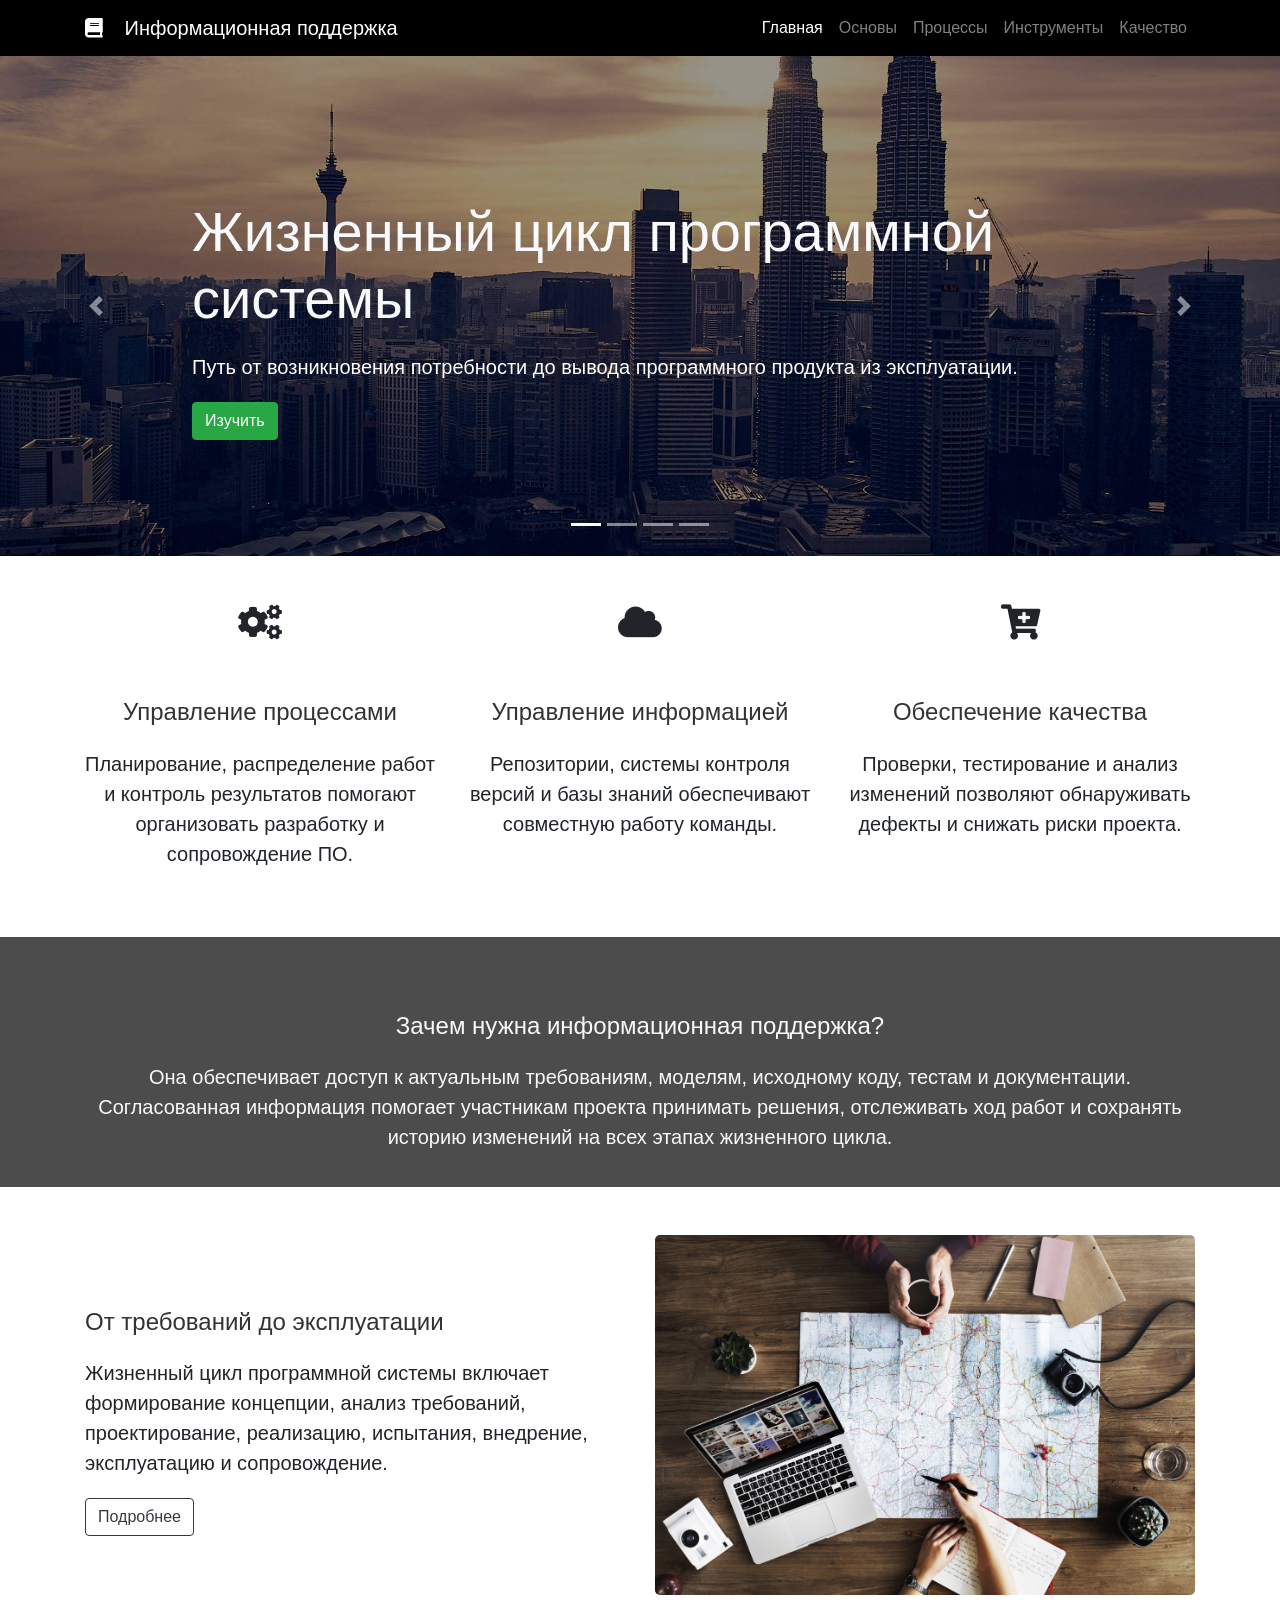
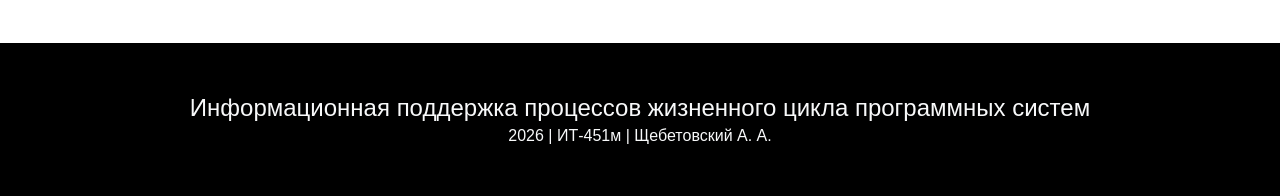
<file: index.html>
<!DOCTYPE html>
<html lang="ru">

<head>
	<meta charset="utf-8">
	<meta name="viewport" content="width=device-width; initial-scale=1.0">
	<link rel="shortcut icon" type="image/x-icon" href="img/favicon.png">
	<link rel="stylesheet" type="text/css" href="css/bootstrap.min.css">
	<link rel="stylesheet" type="text/css" href="css/main.css">
	<link rel="stylesheet" type="text/css" href="css/uikit.min.css">
	<link rel="stylesheet" type="text/css" href="css/fontawesome/css/all.css">
	<title>Главная | Информационная поддержка процессов жизненного цикла программных систем</title>
</head>

<body>
	<div id="site-nav"></div>

	<section id="slider" class="bg-dark">
		<div id="myCarousel" class="carousel slide" data-ride="carousel">
			<ol class="carousel-indicators">
				<li class="active" data-slide-to="0" data-target="#myCarousel"></li>
				<li data-target="#myCarousel" data-slide-to="1"></li>
				<li data-target="#myCarousel" data-slide-to="2"></li>
				<li data-target="#myCarousel" data-slide-to="3"></li>
			</ol>
			<div class="carousel-inner" role="listbox">
				<div class="carousel-item crs-img-1 active">
					<div class="container">
						<div class="carousel-caption pb-5 mb-5 text-left">
							<h2 class="display-4 text-light">Жизненный цикл программной системы</h2>
							<p class="lead">Путь от возникновения потребности до вывода программного продукта из
								эксплуатации.</p>
							<a href="basics.html" class="btn btn-success">Изучить</a>
						</div>
					</div>
				</div>
				<div class="carousel-item crs-img-2">
					<div class="container">
						<div class="carousel-caption mb-5 text-center">
							<h2 class="display-4 text-light">Требования и проектирование</h2>
							<p>Качество системы закладывается при выявлении потребностей и разработке согласованной
								архитектуры.</p>
							<a href="processes.html" class="btn btn-warning">Ознакомиться</a>
						</div>
					</div>
				</div>
				<div class="carousel-item crs-img-3">
					<div class="container">
						<div class="carousel-caption pb-5 mb-5 text-right">
							<h2 class="display-4 text-light">Инструменты и управление конфигурацией</h2>
							<p>Репозитории, тестирование и сборка помогают контролировать изменения, версии и состав
								программного продукта.</p>
							<a href="tools.html" class="btn btn-success">Читать</a>
						</div>
					</div>
				</div>
				<div class="carousel-item crs-img-4">
					<div class="container">
						<div class="carousel-caption pb-5 mb-5 text-left">
							<h2 class="display-4 text-light">Качество информационной поддержки</h2>
							<p>Обеспечение актуальности и прослеживаемости данных через единые шаблоны, автоматизацию и
								контроль доступа.</p>
							<a href="quality.html" class="btn btn-info">Узнать больше</a>
						</div>
					</div>
				</div>
			</div>
			<a href="#myCarousel" class="carousel-control-prev" data-slide="prev"><span
					class="carousel-control-prev-icon"></span></a>
			<a href="#myCarousel" class="carousel-control-next" data-slide="next"><span
					class="carousel-control-next-icon"></span></a>
		</div>
	</section>

	<section id="showcase">
		<div class="container">
			<div class="row py-5 text-center">
				<div class="col-lg-4 col-md-4">
					<i class="fas fa-cogs mb-3"></i>
					<h3>Управление процессами</h3>
					<p class="lead mt-2">Планирование, распределение работ и контроль результатов помогают организовать
						разработку и сопровождение ПО.</p>
				</div>
				<div class="col-lg-4 col-md-4">
					<i class="fas fa-cloud mb-3"></i>
					<h3>Управление информацией</h3>
					<p class="lead mt-2">Репозитории, системы контроля версий и базы знаний обеспечивают совместную
						работу команды.</p>
				</div>
				<div class="col-lg-4 col-md-4">
					<i class="fas fa-cart-plus mb-3"></i>
					<h3>Обеспечение качества</h3>
					<p class="lead mt-2">Проверки, тестирование и анализ изменений позволяют обнаруживать дефекты и
						снижать риски проекта.</p>
				</div>
			</div>
		</div>
	</section>

	<section id="purpose" class="text-center py-5 text-light">
		<div class="inner-overlay">
			<div class="container">
				<div class="row">
					<div class="col mt-5 pt-4 gC">
						<h3 class="text-light">Зачем нужна информационная поддержка?</h3>
						<p class="lead">Она обеспечивает доступ к актуальным требованиям, моделям, исходному коду,
							тестам и документации. Согласованная информация помогает участникам проекта принимать
							решения, отслеживать ход работ и сохранять историю изменений на всех этапах жизненного
							цикла.</p>
					</div>
				</div>
			</div>
		</div>
	</section>

	<section id="info" class="py-5">
		<div class="container">
			<div class="row">
				<div class="col-lg-6 col-md-6 col-sm-6 justify-content-center text-left infoS">
					<h3>От требований до эксплуатации</h3>
					<p class="lead">Жизненный цикл программной системы включает формирование концепции, анализ
						требований, проектирование, реализацию, испытания, внедрение, эксплуатацию и сопровождение.</p>
					<a href="basics.html" class="btn btn-outline-dark">Подробнее</a>
				</div>
				<div class="col-lg-6 col-md-6 col-sm-6 align-self-center">
					<img src="img/info.jpg" class="img-fluid">
				</div>
			</div>
		</div>
	</section>

	<div id="site-footer"></div>

	<script type="text/javascript" src="js/jquery-slim.min.js"></script>
	<script type="text/javascript" src="js/popper.min.js"></script>
	<script type="text/javascript" src="js/bootstrap.min.js"></script>
	<script type="text/javascript" src="js/uikit.min.js"></script>
	<script type="text/javascript" src="js/uikit-icons.min.js"></script>
	<script type="text/javascript" src="js/include-layout.js"></script>
</body>

</html>
</file>
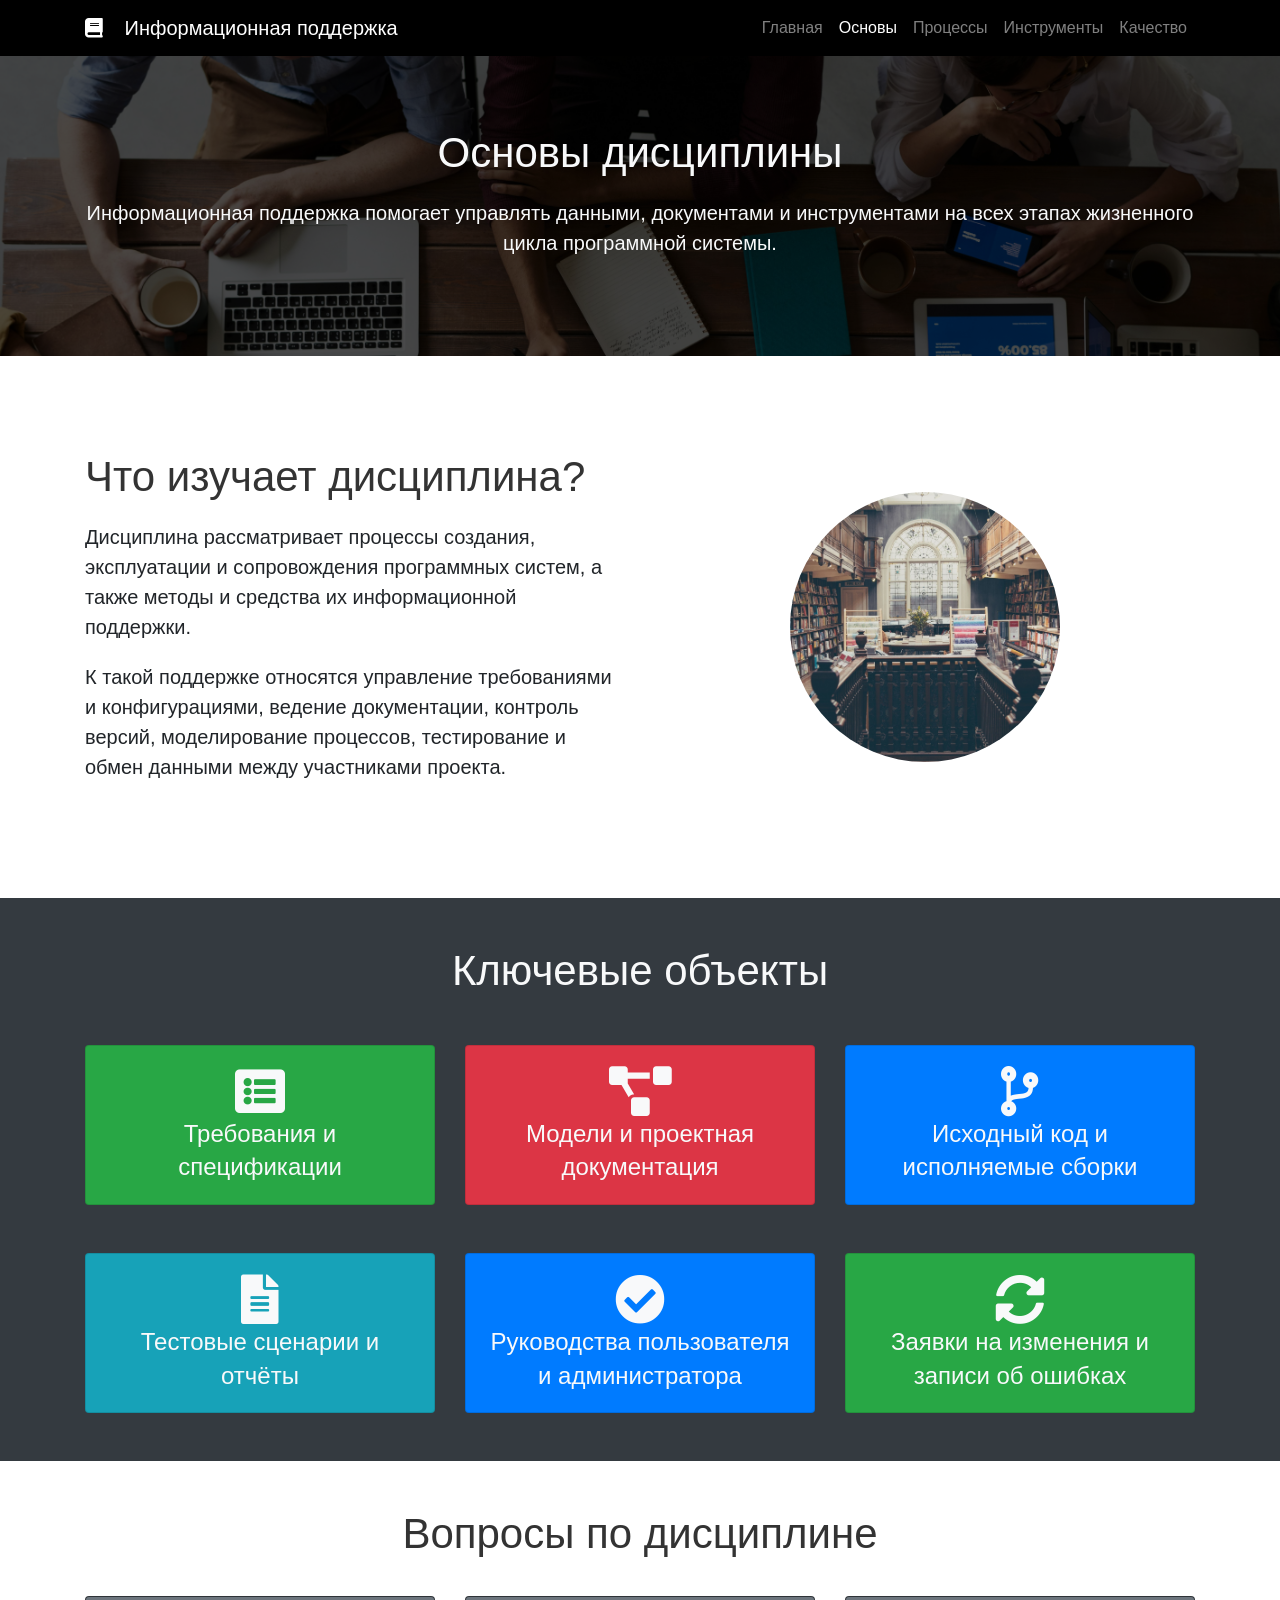
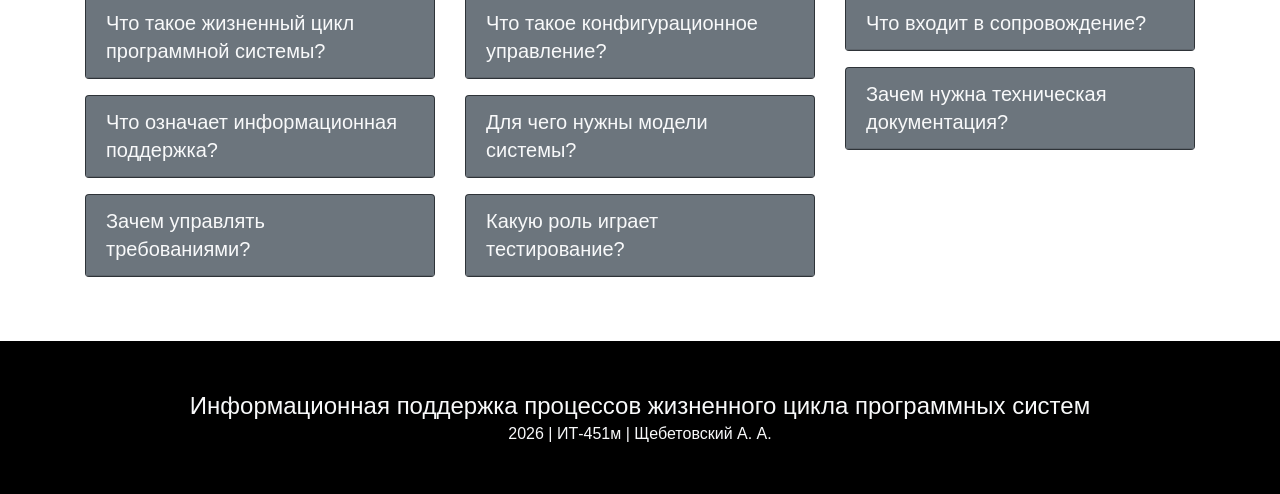
<file: basics.html>
<!DOCTYPE html>
<html lang="ru">

<head>
	<title>Основы | Информационная поддержка процессов жизненного цикла программных систем</title>
			<meta charset="utf-8">
			<meta name="viewport" content="width=device-width, initial-scale=1.0">
			<link rel="shortcut icon" type="image/x-icon" href="img/favicon.png">
			<link rel="stylesheet" type="text/css" href="css/bootstrap.min.css">
			<link rel="stylesheet" type="text/css" href="css/main.css">
			<link rel="stylesheet" type="text/css" href="css/uikit.min.css">
			<link rel="stylesheet" type="text/css" href="css/fontawesome/css/all.css">
</head>

<body>
	<div id="site-nav"></div>

	<section id="basics" class="text-center py-5 text-light">
		<div class="inner-overlay">
			<div class="container">
				<div class="row">
					<div class="col mt-5 pt-4">
						<h1 class="text-light">Основы дисциплины</h1>
						<p class="lead">Информационная поддержка помогает управлять данными, документами и инструментами
							на всех этапах жизненного цикла программной системы.</p>
					</div>
				</div>
			</div>
		</div>
	</section>

	<section id="info" class="py-5 my-5">
		<div class="container">
			<div class="row">
				<div class="col-lg-6 col-md-6 align-self-center">
					<h1>Что изучает дисциплина?</h1>
					<p class="lead">Дисциплина рассматривает процессы создания, эксплуатации и сопровождения программных
						систем, а также методы и средства их информационной поддержки.</p>
					<p class="lead">К такой поддержке относятся управление требованиями и конфигурациями, ведение
						документации, контроль версий, моделирование процессов, тестирование и обмен данными между
						участниками проекта.</p>
				</div>
				<div class="col-lg-6 col-md-6 align-self-center text-center">
					<img src="img/info2.jpg" class="img-fluid w-50 h-70 rounded-circle"
						alt="Информационная поддержка программной системы">
				</div>
			</div>
		</div>
	</section>

	<section id="basics-objects" class="py-5 text-light text-center bg-dark">
		<div class="container">
			<h1 class="text-light">Ключевые объекты</h1>
			<div class="row my-5">
				<div class="col-lg-4 col-md-4">
					<div class="card h-100 bg-success">
						<div class="card-body">
							<i class="fas fa-list-alt"></i>
							<h3 class="text-light m-0">Требования и спецификации</h3>
						</div>
					</div>
				</div>
				<div class="col-lg-4 col-md-4">
					<div class="card h-100 bg-danger">
						<div class="card-body">
							<i class="fas fa-project-diagram"></i>
							<h3 class="text-light m-0">Модели и проектная документация</h3>
						</div>
					</div>
				</div>
				<div class="col-lg-4 col-md-4">
					<div class="card h-100 bg-primary">
						<div class="card-body">
							<i class="fas fa-code-branch"></i>
							<h3 class="text-light m-0">Исходный код и исполняемые сборки</h3>
						</div>
					</div>
				</div>
			</div>
			<div class="row mt-3">
				<div class="col-lg-4 col-md-4">
					<div class="card h-100 bg-info">
						<div class="card-body">
							<i class="fas fa-file-alt"></i>
							<h3 class="text-light m-0">Тестовые сценарии и отчёты</h3>
						</div>
					</div>
				</div>
				<div class="col-lg-4 col-md-4">
					<div class="card h-100 bg-primary">
						<div class="card-body">
							<i class="fas fa-check-circle"></i>
							<h3 class="text-light m-0">Руководства пользователя и администратора</h3>
						</div>
					</div>
				</div>
				<div class="col-lg-4 col-md-4">
					<div class="card h-100 bg-success">
						<div class="card-body">
							<i class="fas fa-sync-alt"></i>
							<h3 class="text-light m-0">Заявки на изменения и записи об ошибках</h3>
						</div>
					</div>
				</div>
			</div>
		</div>
	</section>


	<section id="basics-questions" class="py-5">
		<div class="container">
			<div class="row mb-3">
				<div class="col">
					<h1 class="text-center">Вопросы по дисциплине</h1>
				</div>
			</div>
			<div class="row">
				<div class="col-lg-4 col-sm-4">
					<div id="accordion" role="tablist">
						<div class="card mb-3 bg-dark text-light">
							<div class="card-header bg-secondary">
								<h4 class="mb-0 text-light">
									<div data-toggle="collapse" href="#f1">Что такое жизненный цикл программной системы?
									</div>
								</h4>
							</div>
							<div class="collapse" data-parent="#accordion" id="f1">
								<div class="card-body">Это совокупность этапов и процессов, связанных с созданием,
									внедрением, эксплуатацией, сопровождением и выводом системы из использования.</div>
							</div>
						</div>
						<div class="card mb-3 bg-dark text-light">
							<div class="card-header bg-secondary">
								<h4 class="mb-0 text-light">
									<div data-toggle="collapse" href="#f2">Что означает информационная поддержка?</div>
								</h4>
							</div>
							<div class="collapse" data-parent="#accordion" id="f2">
								<div class="card-body">Это предоставление участникам проекта необходимых данных,
									документов, моделей и инструментов для выполнения и контроля работ.</div>
							</div>
						</div>
						<div class="card mb-3 bg-dark text-light">
							<div class="card-header bg-secondary">
								<h4 class="mb-0 text-light">
									<div data-toggle="collapse" href="#f3">Зачем управлять требованиями?</div>
								</h4>
							</div>
							<div class="collapse" data-parent="#accordion" id="f3">
								<div class="card-body">Управление требованиями помогает согласовать ожидания заказчика и
									команды, отслеживать изменения и проверять соответствие продукта заданным целям.
								</div>
							</div>
						</div>
					</div>
				</div>
				<div class="col-lg-4 col-sm-4">
					<div id="accordion2" role="tablist">
						<div class="card mb-3 bg-dark text-light">
							<div class="card-header bg-secondary">
								<h4 class="mb-0 text-light">
									<div data-toggle="collapse" href="#f4">Что такое конфигурационное управление?</div>
								</h4>
							</div>
							<div class="collapse" data-parent="#accordion2" id="f4">
								<div class="card-body">Это идентификация компонентов системы, контроль их версий и
									изменений, а также сохранение целостности программного продукта.</div>
							</div>
						</div>
						<div class="card mb-3 bg-dark text-light">
							<div class="card-header bg-secondary">
								<h4 class="mb-0 text-light">
									<div data-toggle="collapse" href="#f5">Для чего нужны модели системы?</div>
								</h4>
							</div>
							<div class="collapse" data-parent="#accordion2" id="f5">
								<div class="card-body">Модели описывают структуру, поведение и процессы системы, помогая
									анализировать решения до или во время реализации.</div>
							</div>
						</div>
						<div class="card mb-3 bg-dark text-light">
							<div class="card-header bg-secondary">
								<h4 class="mb-0 text-light">
									<div data-toggle="collapse" href="#f6">Какую роль играет тестирование?</div>
								</h4>
							</div>
							<div class="collapse" data-parent="#accordion2" id="f6">
								<div class="card-body">Тестирование выявляет дефекты и помогает оценить соответствие
									продукта требованиям и ожидаемому поведению.</div>
							</div>
						</div>
					</div>
				</div>
				<div class="col-lg-4 col-sm-4">
					<div id="accordion3" role="tablist">
						<div class="card mb-3 bg-dark text-light">
							<div class="card-header bg-secondary">
								<h4 class="mb-0 text-light">
									<div data-toggle="collapse" href="#f7">Что входит в сопровождение?</div>
								</h4>
							</div>
							<div class="collapse" data-parent="#accordion3" id="f7">
								<div class="card-body">Сопровождение включает исправление ошибок, адаптацию к
									изменившимся условиям, улучшение и расширение программной системы.</div>
							</div>
						</div>
						<div class="card mb-3 bg-dark text-light">
							<div class="card-header bg-secondary">
								<h4 class="mb-0 text-light">
									<div data-toggle="collapse" href="#f8">Зачем нужна техническая документация?</div>
								</h4>
							</div>
							<div class="collapse" data-parent="#accordion3" id="f8">
								<div class="card-body">Документация помогает разрабатывать, проверять, развёртывать,
									эксплуатировать и сопровождать систему, сохраняя знания о принятых решениях.</div>
							</div>
						</div>
					</div>
				</div>
			</div>
		</div>
	</section>

	<div id="site-footer"></div>

	<script type="text/javascript" src="js/jquery-slim.min.js"></script>
	<script type="text/javascript" src="js/popper.min.js"></script>
	<script type="text/javascript" src="js/bootstrap.min.js"></script>
	<script type="text/javascript" src="js/uikit.min.js"></script>
	<script type="text/javascript" src="js/uikit-icons.min.js"></script>
	<script type="text/javascript" src="js/include-layout.js"></script>
</body>

</html>
</file>
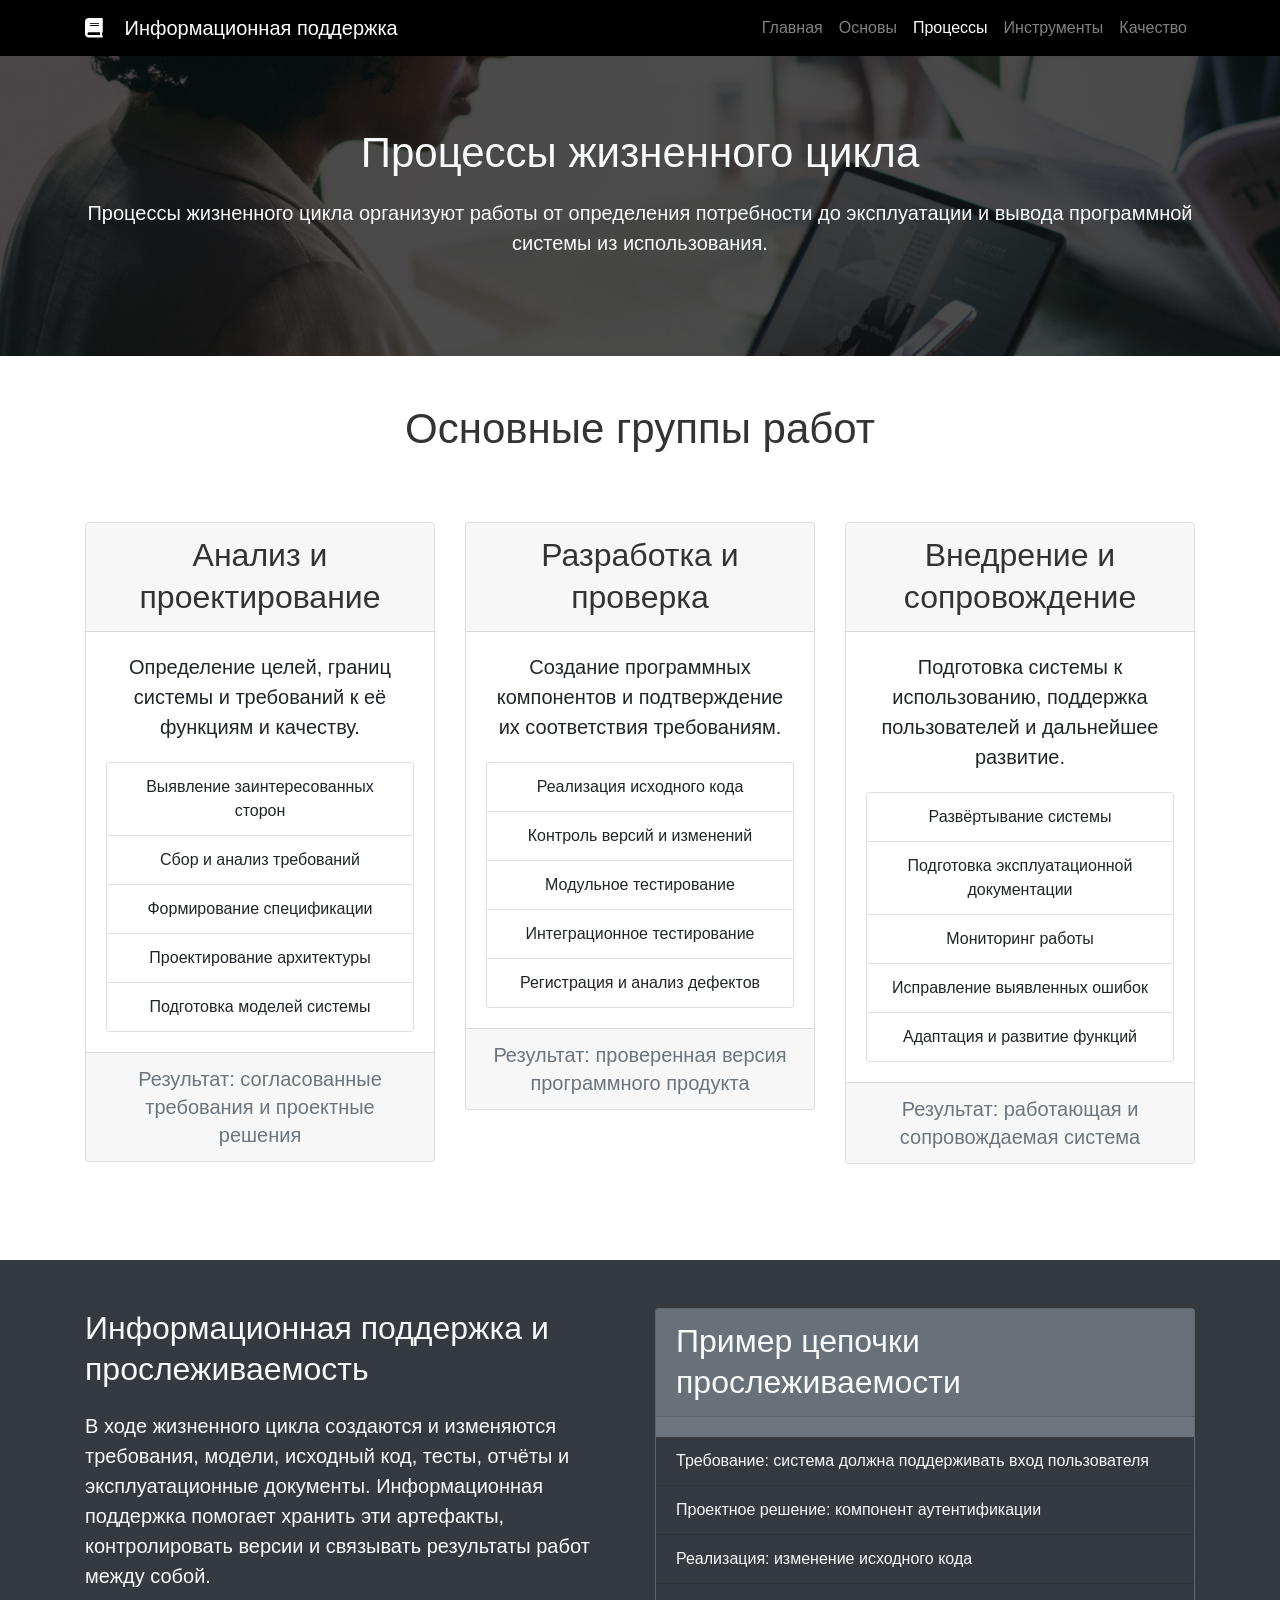
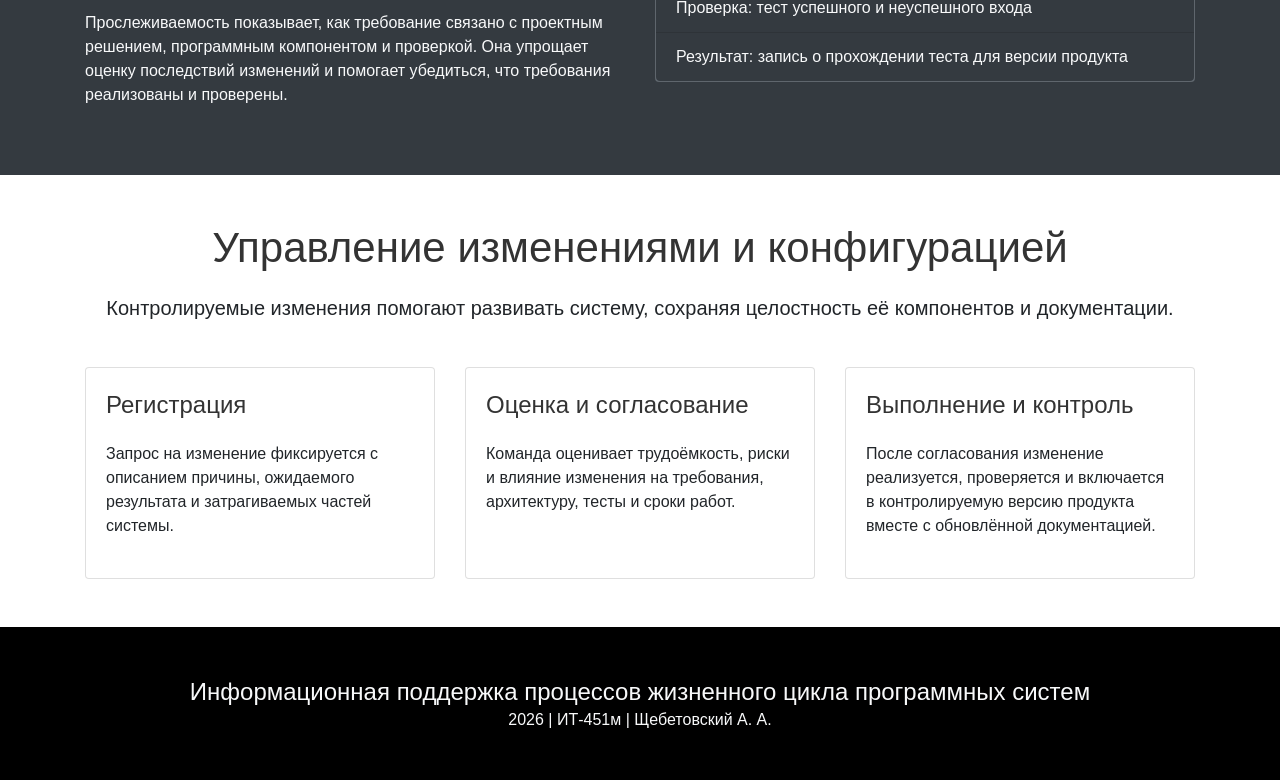
<file: processes.html>
<!DOCTYPE html>
<html lang="ru">

<head>
	<title>Процессы | Информационная поддержка процессов жизненного цикла программных систем</title>
	<meta charset="utf-8">
	<meta name="viewport" content="width=device-width, initial-scale=1.0">
	<link rel="shortcut icon" type="image/x-icon" href="img/favicon.png">
	<link rel="stylesheet" type="text/css" href="css/bootstrap.min.css">
	<link rel="stylesheet" type="text/css" href="css/main.css">
	<link rel="stylesheet" type="text/css" href="css/uikit.min.css">
	<link rel="stylesheet" type="text/css" href="css/fontawesome/css/all.css">
</head>

<body>

	<div id="site-nav"></div>

	<section id="processes" class="text-center py-5 text-light">
		<div class="inner-overlay">
			<div class="container">
				<div class="row">
					<div class="col mt-5 pt-4">
						<h1 class="text-light">Процессы жизненного цикла</h1>
						<p class="lead">Процессы жизненного цикла организуют работы от определения потребности до
							эксплуатации и вывода программной системы из использования.</p>
					</div>
				</div>
			</div>
		</div>
	</section>

	<section id="processes-table" class="py-5 text-center">
		<div class="container">
			<div class="row">
				<div class="col">
					<h1 class="text-center">Основные группы работ</h1>
				</div>
			</div>
			<div class="row my-5">
				<div class="col-lg-4 col-md-4">
					<div class="card">
						<div class="card-header">
							<h2 class="m-0">Анализ и проектирование</h2>
						</div>
						<div class="card-body">
							<p class="card-text lead">Определение целей, границ системы и требований к её функциям и
								качеству.</p>
							<ul class="list-group">
								<li class="list-group-item">Выявление заинтересованных сторон</li>
								<li class="list-group-item">Сбор и анализ требований</li>
								<li class="list-group-item">Формирование спецификации</li>
								<li class="list-group-item">Проектирование архитектуры</li>
								<li class="list-group-item">Подготовка моделей системы</li>
							</ul>
						</div>
						<div class="card-footer">
							<h4 class="m-0 text-muted">Результат: согласованные требования и проектные решения</h4>
						</div>
					</div>
				</div>
				<div class="col-lg-4 col-md-4">
					<div class="card h-1000">
						<div class="card-header">
							<h2 class="m-0">Разработка и проверка</h2>
						</div>
						<div class="card-body">
							<p class="card-text lead">Создание программных компонентов и подтверждение их соответствия
								требованиям.</p>
							<ul class="list-group">
								<li class="list-group-item">Реализация исходного кода</li>
								<li class="list-group-item">Контроль версий и изменений</li>
								<li class="list-group-item">Модульное тестирование</li>
								<li class="list-group-item">Интеграционное тестирование</li>
								<li class="list-group-item">Регистрация и анализ дефектов</li>
							</ul>
						</div>
						<div class="card-footer">
							<h4 class="m-0 text-muted">Результат: проверенная версия программного продукта</h4>
						</div>
					</div>
				</div>
				<div class="col-lg-4 col-md-4">
					<div class="card">
						<div class="card-header">
							<h2 class="m-0">Внедрение и сопровождение</h2>
						</div>
						<div class="card-body">
							<p class="card-text lead">Подготовка системы к использованию, поддержка пользователей и
								дальнейшее развитие.</p>
							<ul class="list-group">
								<li class="list-group-item">Развёртывание системы</li>
								<li class="list-group-item">Подготовка эксплуатационной документации</li>
								<li class="list-group-item">Мониторинг работы</li>
								<li class="list-group-item">Исправление выявленных ошибок</li>
								<li class="list-group-item">Адаптация и развитие функций</li>
							</ul>
						</div>
						<div class="card-footer">
							<h4 class="m-0 text-muted">Результат: работающая и сопровождаемая система</h4>
						</div>
					</div>
				</div>
			</div>
		</div>
	</section>

	<section id="traceability" class="py-5 bg-dark text-light">
		<div class="container">
			<div class="row">
				<div class="col-lg-6 col-md-6">
					<h2 class="text-light">Информационная поддержка и прослеживаемость</h2>
					<p class="lead">В ходе жизненного цикла создаются и изменяются требования, модели, исходный код,
						тесты, отчёты и эксплуатационные документы. Информационная поддержка помогает хранить эти
						артефакты, контролировать версии и связывать результаты работ между собой.</p>
					<p>Прослеживаемость показывает, как требование связано с проектным решением, программным компонентом
						и проверкой. Она упрощает оценку последствий изменений и помогает убедиться, что требования
						реализованы и проверены.</p>
				</div>
				<div class="col-lg-6 col-md-6">
					<div class="card bg-secondary text-light">
						<div class="card-header">
							<h2 class="m-0 text-light">Пример цепочки прослеживаемости</h2>
						</div>
						<ul class="list-group list-group-flush">
							<li class="list-group-item bg-dark text-light">Требование: система должна поддерживать вход
								пользователя</li>
							<li class="list-group-item bg-dark text-light">Проектное решение: компонент аутентификации
							</li>
							<li class="list-group-item bg-dark text-light">Реализация: изменение исходного кода</li>
							<li class="list-group-item bg-dark text-light">Проверка: тест успешного и неуспешного входа
							</li>
							<li class="list-group-item bg-dark text-light">Результат: запись о прохождении теста для
								версии продукта</li>
						</ul>
					</div>
				</div>
			</div>
		</div>
	</section>


	<section id="configuration" class="py-5">
		<div class="container">
			<div class="row">
				<div class="col text-center">
					<h1>Управление изменениями и конфигурацией</h1>
					<p class="lead">Контролируемые изменения помогают развивать систему, сохраняя целостность её
						компонентов и документации.</p>
				</div>
			</div>
			<div class="row mt-4">
				<div class="col-lg-4 col-md-4">
					<div class="card h-100">
						<div class="card-body">
							<h3>Регистрация</h3>
							<p>Запрос на изменение фиксируется с описанием причины, ожидаемого результата и
								затрагиваемых частей системы.</p>
						</div>
					</div>
				</div>
				<div class="col-lg-4 col-md-4">
					<div class="card h-100">
						<div class="card-body">
							<h3>Оценка и согласование</h3>
							<p>Команда оценивает трудоёмкость, риски и влияние изменения на требования, архитектуру,
								тесты и сроки работ.</p>
						</div>
					</div>
				</div>
				<div class="col-lg-4 col-md-4">
					<div class="card h-100">
						<div class="card-body">
							<h3>Выполнение и контроль</h3>
							<p>После согласования изменение реализуется, проверяется и включается в контролируемую
								версию продукта вместе с обновлённой документацией.</p>
						</div>
					</div>
				</div>
			</div>
		</div>
	</section>


	<div id="site-footer"></div>

	<script type="text/javascript" src="js/jquery-slim.min.js"></script>
	<script type="text/javascript" src="js/popper.min.js"></script>
	<script type="text/javascript" src="js/bootstrap.min.js"></script>
	<script type="text/javascript" src="js/uikit.min.js"></script>
	<script type="text/javascript" src="js/uikit-icons.min.js"></script>
	<script type="text/javascript" src="js/include-layout.js"></script>
</body>

</html>
</file>
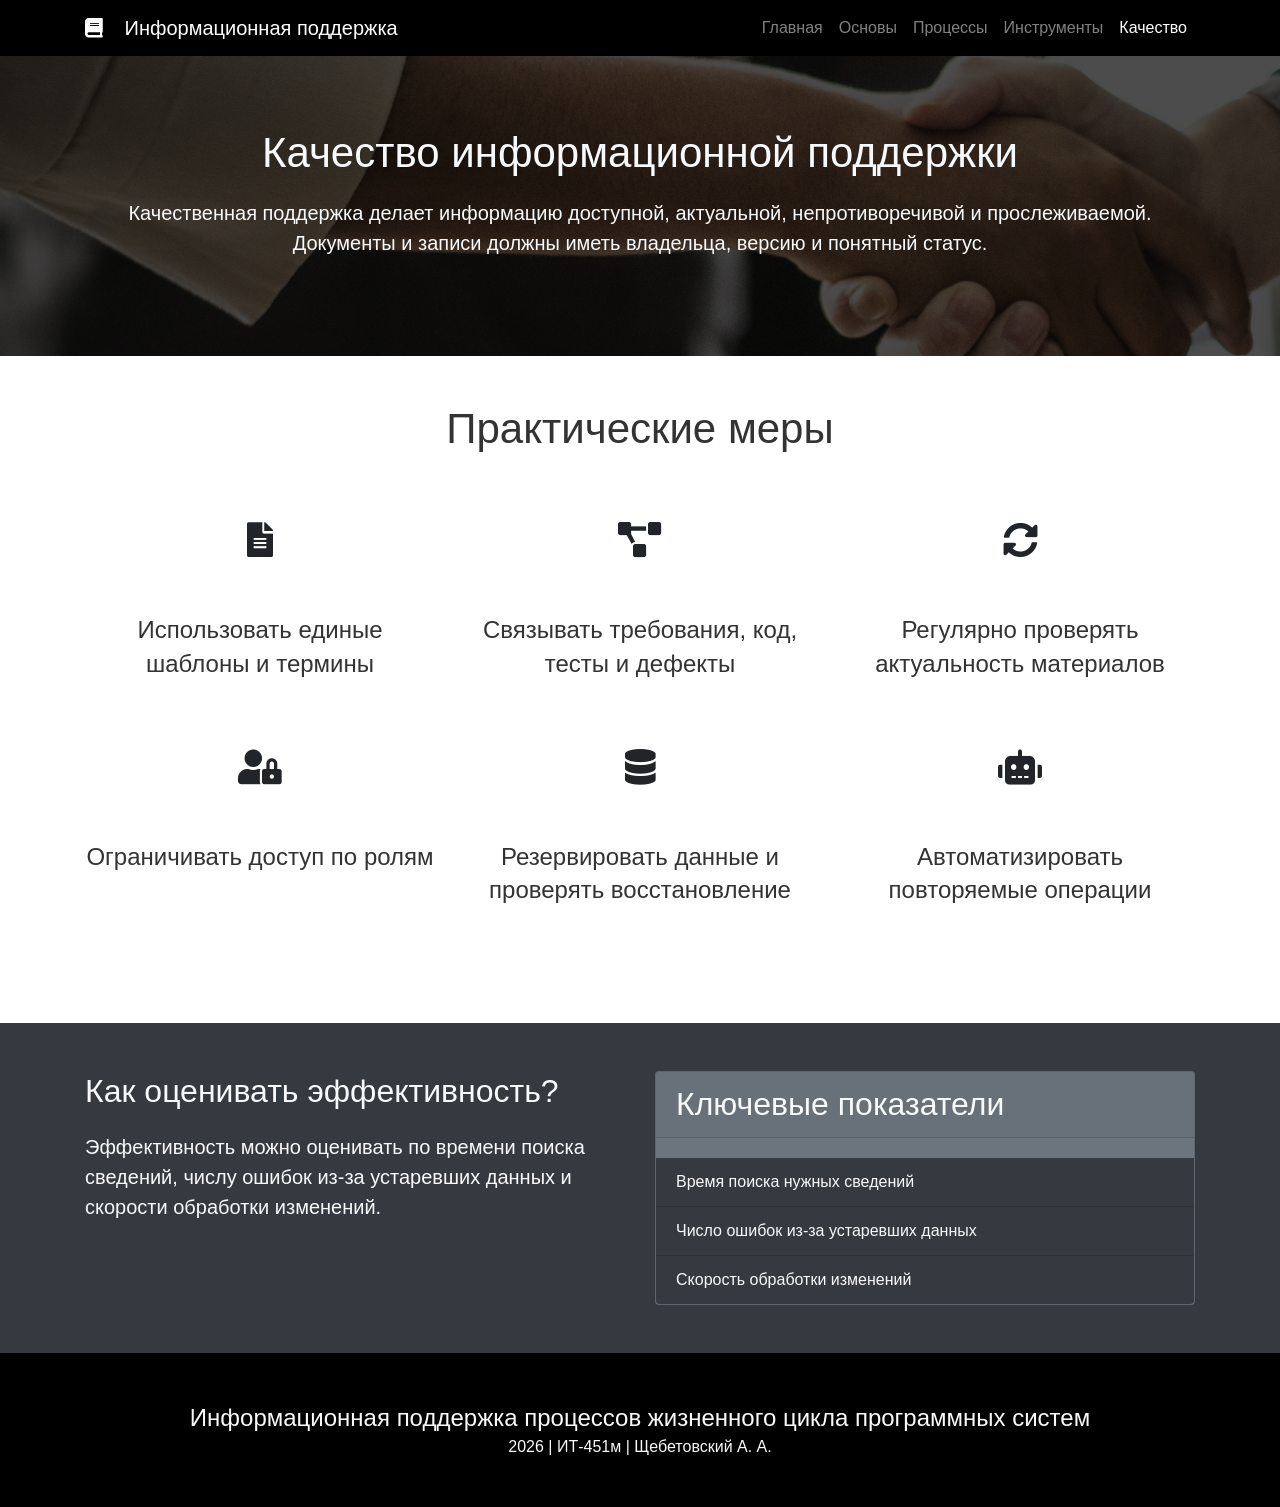
<file: quality.html>
<!DOCTYPE html>
<html lang="ru">

<head>
	<title>Качество | Информационная поддержка процессов жизненного цикла программных систем</title>

	<meta charset="utf-8">
	<meta name="viewport" content="width=device-width, initial-scale=1.0">
	<link rel="shortcut icon" type="image/x-icon" href="img/favicon.png">
	<link rel="stylesheet" type="text/css" href="css/bootstrap.min.css">
	<link rel="stylesheet" type="text/css" href="css/main.css">
	<link rel="stylesheet" type="text/css" href="css/uikit.min.css">
	<link rel="stylesheet" type="text/css" href="css/fontawesome/css/all.css">
</head>

<body>
	<div id="site-nav"></div>

	<section id="quality" class="text-center py-5 text-light">
		<div class="inner-overlay">
			<div class="container">
				<div class="row">
					<div class="col mt-5 pt-4">
						<h1 class="text-light">Качество информационной поддержки</h1>
						<p class="lead">Качественная поддержка делает информацию доступной, актуальной, непротиворечивой
							и прослеживаемой. Документы и записи должны иметь владельца, версию и понятный статус.</p>
					</div>
				</div>
			</div>
		</div>
	</section>

	<section id="showcase" class="py-5 text-center">
		<div class="container">
			<h1>Практические меры</h1>
			<div class="row py-5">
				<div class="col-lg-4 col-md-4">
					<i class="fas fa-file-alt mb-3"></i>
					<h3>Использовать единые шаблоны и термины</h3>
				</div>
				<div class="col-lg-4 col-md-4">
					<i class="fas fa-project-diagram mb-3"></i>
					<h3>Связывать требования, код, тесты и дефекты</h3>
				</div>
				<div class="col-lg-4 col-md-4">
					<i class="fas fa-sync-alt mb-3"></i>
					<h3>Регулярно проверять актуальность материалов</h3>
				</div>
			</div>
			<div class="row pb-5">
				<div class="col-lg-4 col-md-4">
					<i class="fas fa-user-lock mb-3"></i>
					<h3>Ограничивать доступ по ролям</h3>
				</div>
				<div class="col-lg-4 col-md-4">
					<i class="fas fa-database mb-3"></i>
					<h3>Резервировать данные и проверять восстановление</h3>
				</div>
				<div class="col-lg-4 col-md-4">
					<i class="fas fa-robot mb-3"></i>
					<h3>Автоматизировать повторяемые операции</h3>
				</div>
			</div>
		</div>
	</section>

	<section id="showcase" class="py-5 bg-dark text-light">
		<div class="container">
			<div class="row">
				<div class="col-lg-6 col-md-6">
					<h2 class="text-light">Как оценивать эффективность?</h2>
					<p class="lead">Эффективность можно оценивать по времени поиска сведений, числу ошибок из-за
						устаревших данных и скорости обработки изменений.</p>
				</div>
				<div class="col-lg-6 col-md-6">
					<div class="card bg-secondary text-light">
						<div class="card-header">
							<h2 class="m-0 text-light">Ключевые показатели</h2>
						</div>
						<ul class="list-group list-group-flush">
							<li class="list-group-item bg-dark text-light">Время поиска нужных сведений</li>
							<li class="list-group-item bg-dark text-light">Число ошибок из-за устаревших данных</li>
							<li class="list-group-item bg-dark text-light">Скорость обработки изменений</li>
						</ul>
					</div>
				</div>
			</div>
		</div>
	</section>

	<div id="site-footer"></div>

	<script type="text/javascript" src="js/jquery-slim.min.js"></script>
	<script type="text/javascript" src="js/popper.min.js"></script>
	<script type="text/javascript" src="js/bootstrap.min.js"></script>
	<script type="text/javascript" src="js/uikit.min.js"></script>
	<script type="text/javascript" src="js/uikit-icons.min.js"></script>
	<script type="text/javascript" src="js/include-layout.js"></script>
</body>

</html>
</file>
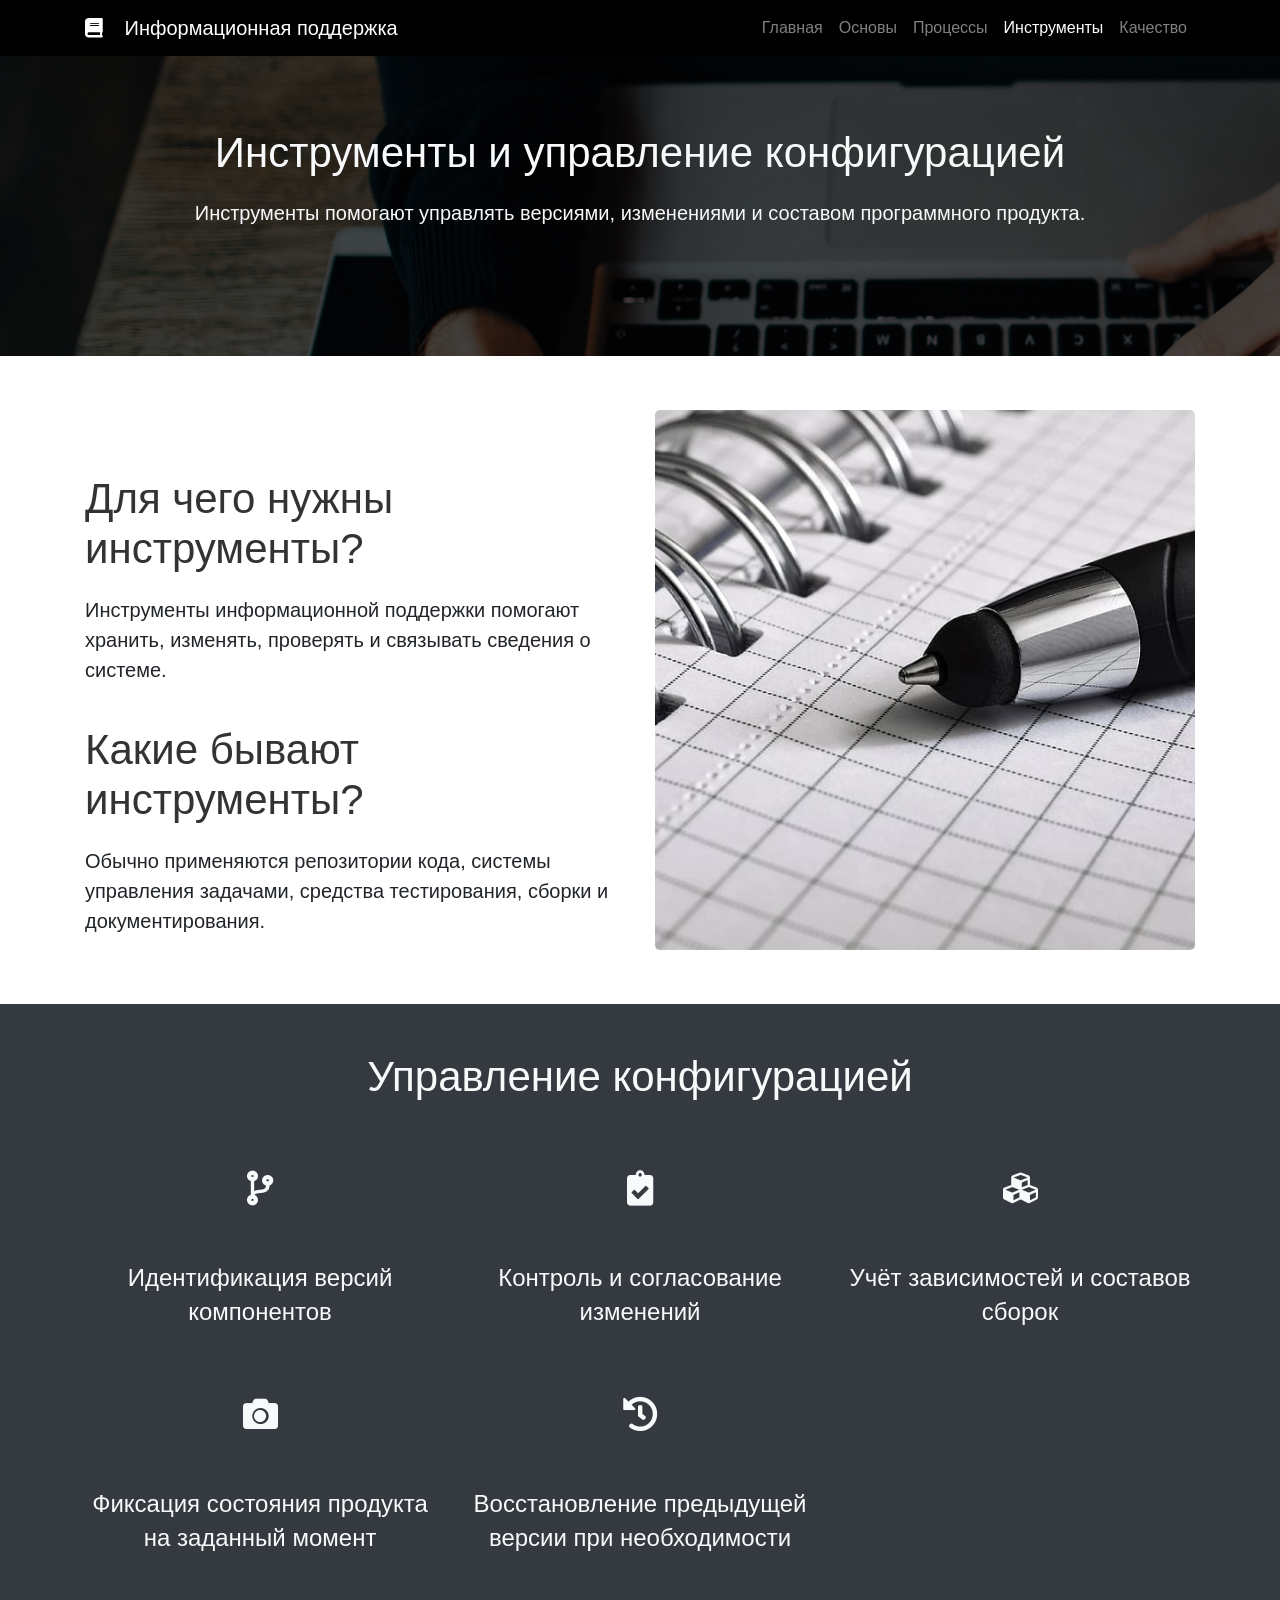
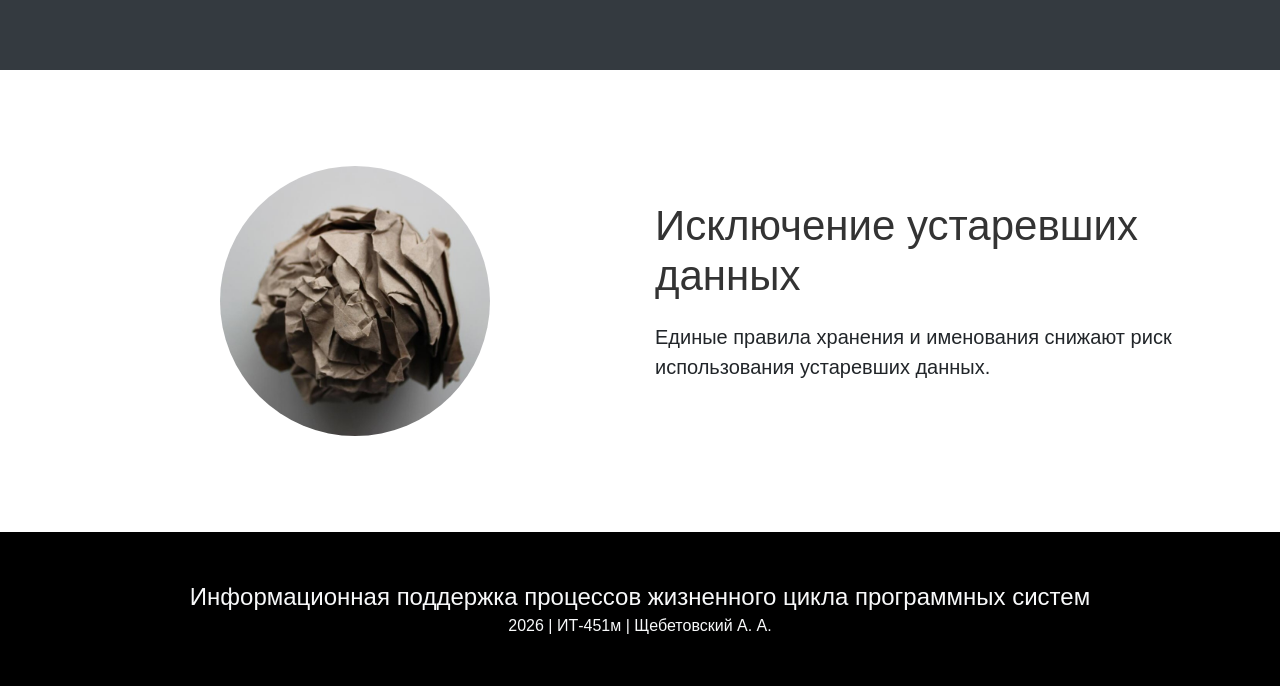
<file: tools.html>
<!DOCTYPE html>
<html lang="ru">

<head>
	<title>Инструменты | Информационная поддержка процессов жизненного цикла программных систем</title>
			<meta charset="utf-8">
			<meta name="viewport" content="width=device-width, initial-scale=1.0">
			<link rel="shortcut icon" type="image/x-icon" href="img/favicon.png">
			<link rel="stylesheet" type="text/css" href="css/bootstrap.min.css">
			<link rel="stylesheet" type="text/css" href="css/main.css">
			<link rel="stylesheet" type="text/css" href="css/uikit.min.css">
			<link rel="stylesheet" type="text/css" href="css/fontawesome/css/all.css">
</head>

<body>
	<div id="site-nav"></div>

	<section id="tools" class="text-center py-5 text-light">
		<div class="inner-overlay">
			<div class="container">
				<div class="row">
					<div class="col mt-5 pt-4">
						<h1 class="text-light">Инструменты и управление конфигурацией</h1>
						<p class="lead">Инструменты помогают управлять версиями, изменениями и составом программного
							продукта.</p>
					</div>
				</div>
			</div>
		</div>
	</section>

	<section id="info" class="py-5">
		<div class="container">
			<div class="row">
				<div class="col-lg-6 col-md-6 col-sm-6 justify-content-center text-left infoS">
					<h1>Для чего нужны инструменты?</h1>
					<p class="lead">Инструменты информационной поддержки помогают хранить, изменять, проверять и
						связывать сведения о системе.</p>
					<h1>Какие бывают инструменты?</h1>
					<p class="lead">Обычно применяются репозитории кода, системы управления задачами, средства
						тестирования, сборки и документирования.</p>
				</div>
				<div class="col-lg-6 col-md-6 col-sm-6 align-self-center">
					<img src="img/info3.jpg" class="img-fluid">
				</div>

			</div>
		</div>
	</section>


	<section id="showcase" class="py-5 text-light text-center bg-dark">
		<div class="container">
			<h1 class="text-light">Управление конфигурацией</h1>
			<div class="row py-5">
				<div class="col-lg-4 col-md-4">
					<i class="fas fa-code-branch mb-3"></i>
					<h3 class="text-light">Идентификация версий компонентов</h3>
				</div>
				<div class="col-lg-4 col-md-4">
					<i class="fas fa-clipboard-check mb-3"></i>
					<h3 class="text-light">Контроль и согласование изменений</h3>
				</div>
				<div class="col-lg-4 col-md-4">
					<i class="fas fa-cubes mb-3"></i>
					<h3 class="text-light">Учёт зависимостей и составов сборок</h3>
				</div>
			</div>
			<div class="row pb-5">
				<div class="col-lg-4 col-md-4">
					<i class="fas fa-camera mb-3"></i>
					<h3 class="text-light">Фиксация состояния продукта на заданный момент</h3>
				</div>
				<div class="col-lg-4 col-md-4">
					<i class="fas fa-history mb-3"></i>
					<h3 class="text-light">Восстановление предыдущей версии при необходимости</h3>
				</div>
			</div>
		</div>
	</section>

	<section id="info" class="py-5 my-5">
		<div class="container">
			<div class="row">
				<div class="col-lg-6 col-md-6 align-self-center text-center">
					<img src="img/info4.jpg" class="img-fluid w-50 h-70 rounded-circle"
						alt="Информационная поддержка программной системы">
				</div>
				<div class="col-lg-6 col-md-6 align-self-center">
					<h1>Исключение устаревших данных</h1>
					<p class="lead">Единые правила хранения и именования снижают риск использования устаревших данных.
					</p>
				</div>

			</div>
		</div>
	</section>

	<div id="site-footer"></div>

	<script type="text/javascript" src="js/jquery-slim.min.js"></script>
	<script type="text/javascript" src="js/popper.min.js"></script>
	<script type="text/javascript" src="js/bootstrap.min.js"></script>
	<script type="text/javascript" src="js/uikit.min.js"></script>
	<script type="text/javascript" src="js/uikit-icons.min.js"></script>
	<script type="text/javascript" src="js/include-layout.js"></script>
</body>

</html>
</file>
<file: css/main.css>
html {
	scroll-behavior: smooth;
}

body {}

.navbar {
	background: #000;
}

.navbar-nav li a:hover {
	color: #fff !important;
}

.navbar .webT {
	font-size: 20px;
}

/*Slider*/
.carousel-item {
	height: 500px;
}

.crs-img-1 {
	background: url('../img/slider-img1.jpg');
	background-size: cover;
	background-position: center;
	width: 100%;
}

.crs-img-2 {
	background: url('../img/slider-img2.jpg');
	background-size: cover;
	background-position: center;
	width: 100%;
}

.crs-img-3 {
	background: url('../img/slider-img3.jpg');
	background-size: cover;
	background-position: center;
	width: 100%;
}

.crs-img-4 {
	background: url('../img/slider-img4.jpg');
	background-size: cover;
	background-position: center;
	width: 100%;
}


/*Showcase*/
#showcase .fas {
	font-size: 35px;

}

/*Get Started*/
#purpose {
	background: url('../img/showcase.jpg');
	background-attachment: fixed;
	background-size: cover;
	position: relative;
	background-repeat: no-repeat;
	min-height: 250px;
}

#purpose .inner-overlay {
	background: rgba(0, 0, 0, 0.7);
	position: absolute;
	top: 0;
	left: 0;
	height: 100%;
	width: 100%
}

/*Info */
#info .infoS {
	margin-top: 70px;
}

#info img {
	border-radius: 5px;
}

/*Footer*/
#footer {
	background: #000;
}

#footer .fab {
	font-size: 25px;
	color: #fff;
	border: 1px solid #136268;
	padding: 5px;
}

#footer .fab:hover {
	color: #ff0000;
	border-color: #000;
}

/*Basics Page*/

/*Basics Section*/
#basics {
	background: url('../img/basics.jpg');
	background-attachment: fixed;
	background-size: cover;
	background-repeat: no-repeat;
	min-height: 300px;
	position: relative;
}

#basics .inner-overlay,
#processes .inner-overlay,
#tools .inner-overlay,
#quality .inner-overlay {
	background: rgba(0, 0, 0, 0.7);
	position: absolute;
	top: 0;
	left: 0;
	width: 100%;
	min-height: 300px;
}

#basics-objects .fas {
	font-size: 50px;
}

/*Processes Section*/
/*Processes Header*/
#processes {
	background: url('../img/processes.jpg');
	background-attachment: fixed;
	background-size: cover;
	background-repeat: no-repeat;
	min-height: 300px;
	position: relative;
}

#basics-questions {
	height: auto;
}

#basics-questions .card {
	cursor: pointer;
}

#tools {
	background: url('../img/tools.jpg');
	background-attachment: fixed;
	background-size: cover;
	background-repeat: no-repeat;
	min-height: 300px;
	position: relative;
}

#quality {
	background: url('../img/quality.jpg');
	background-attachment: fixed;
	background-size: cover;
	background-repeat: no-repeat;
	min-height: 300px;
	position: relative;
}


@media (max-width: 991px) {
	#info .infoS {
		margin-top: 0px;
	}
}

@media(max-width:767px) {

	#purpose .gC {
		margin-top: 0 !important;
	}

	#info p {
		font-size: 15px;
		margin-top: 0;
	}

	#info h3 {
		font-size: 20px;
		margin-bottom: 5px;
	}

	#basics-objects .card {
		margin: 5px 0;
	}

	#basics-questions h5 {
		font-size: 13px;
	}

	#basics-questions p {
		font-size: 10px;
	}

	#services-table .text-center.display-4 {
		font-size: 30px;
	}
}

@media(max-width: 575px) {
	#showcase .col-lg-4.col-md-4 {
		width: 60%;
		margin: 0 auto;
	}

	#showcase h3 {
		margin: 0;
	}

	#info .infoS {
		width: 70%;
		margin: 0 auto;
		margin-bottom: 25px;
	}

	#basics-questions {
		height: 600px;
	}
}

@media(max-width: 420px) {
	.navbar .navbar-brand {
		width: 75%;
	}

	#myCarousel .display-4 {
		font-size: 45px !important;
	}

	#showcase .lead {
		font-size: 16px;
	}

	#purpose .lead {
		font-size: 16px;
		margin-top: 0;
	}

	#purpose h3 {
		margin-bottom: 0;
	}
}
</file>
